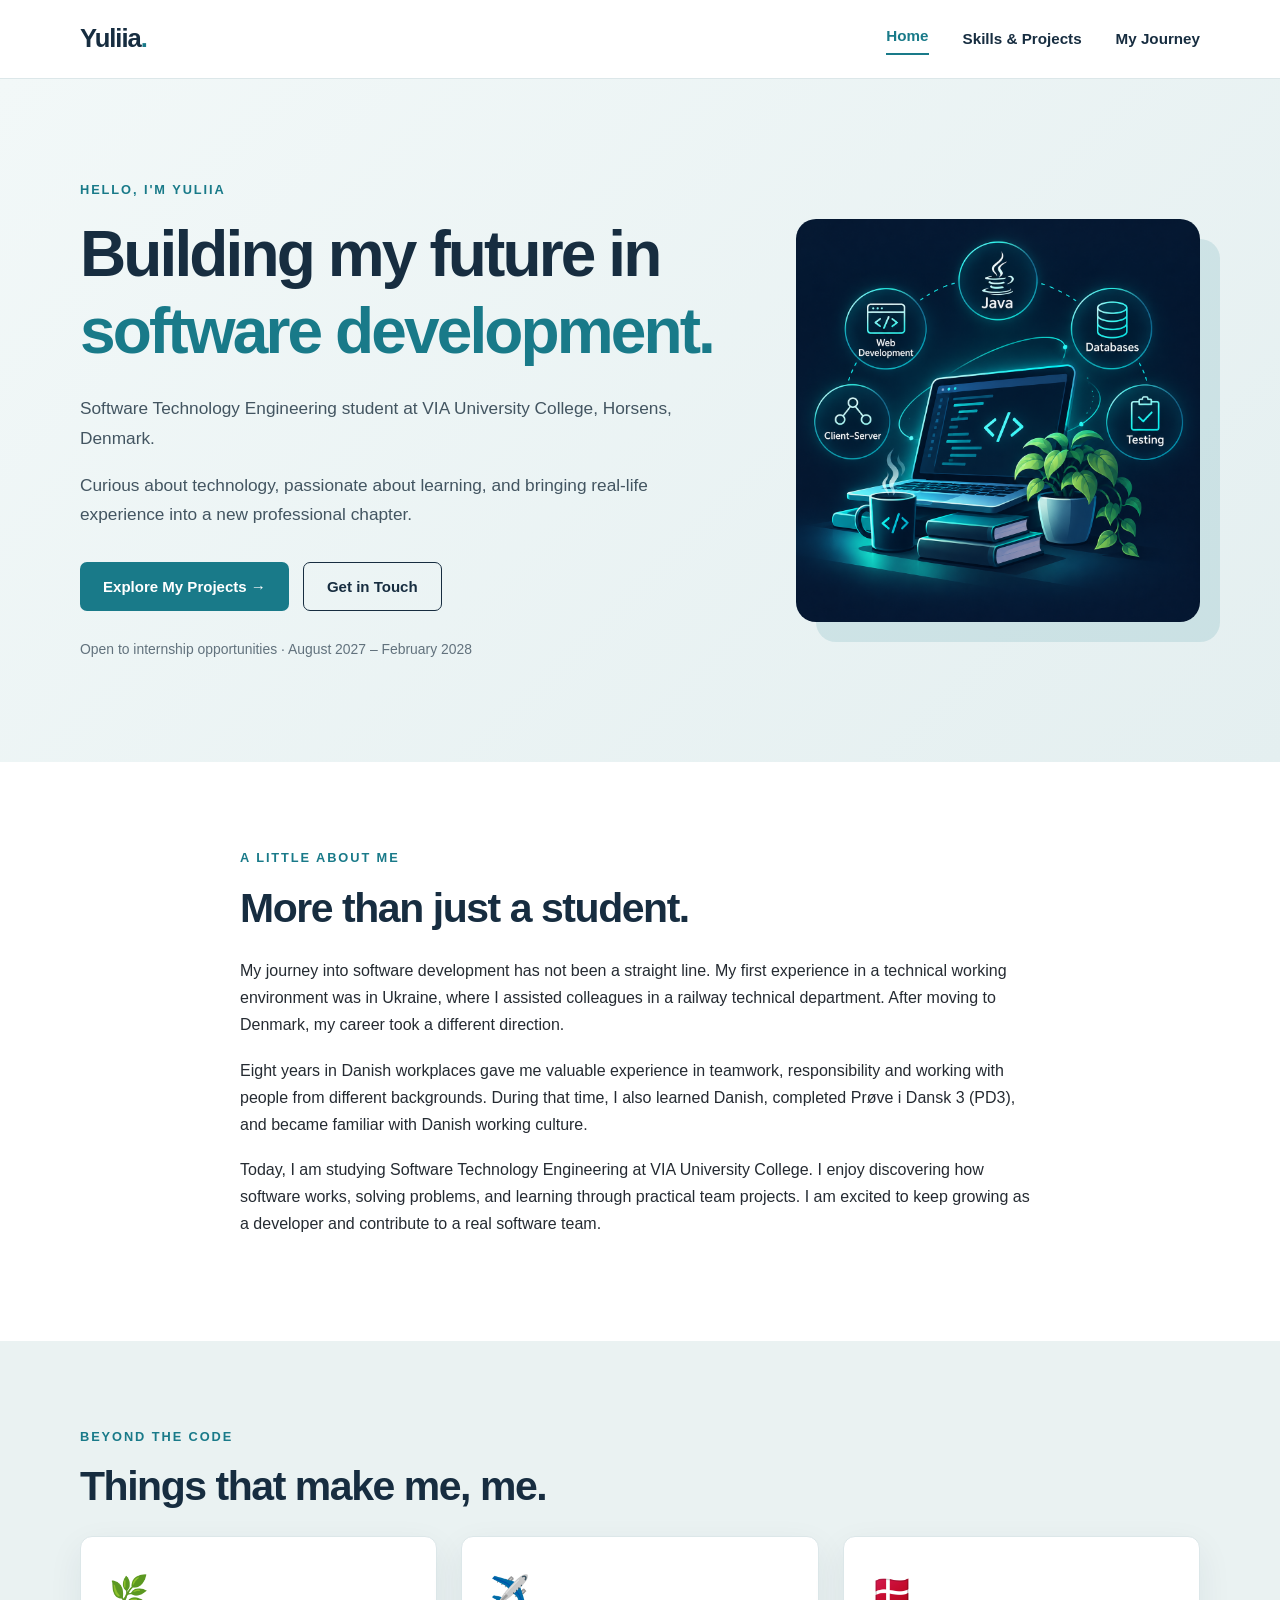
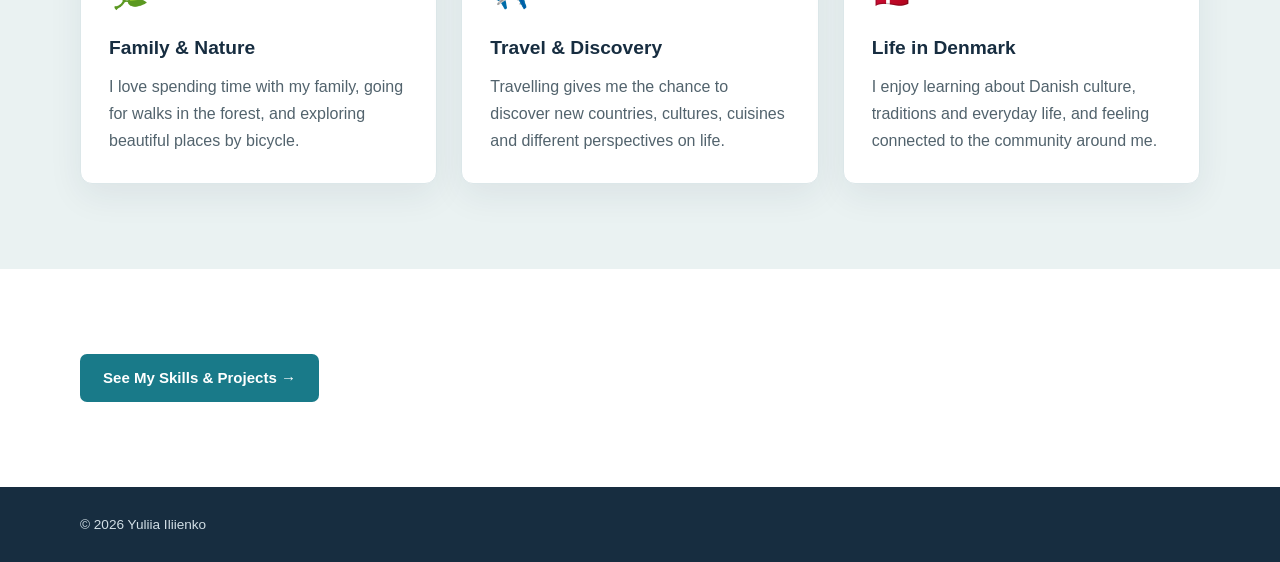
<file: index.html>
<!DOCTYPE html>
<html lang="en">

<head>
  <meta charset="UTF-8">
  <meta name="viewport" content="width=device-width, initial-scale=1.0">

  <meta
    name="description"
    content="Meet Yuliia Iliienko, a Software Technology Engineering student at VIA University College."
  >

  <title>Home | Yuliia Iliienko</title>

  <link rel="stylesheet" href="style.css">
  <script src="script.js" defer></script>
</head>

<body>

  <!-- HEADER -->
  <header class="site-header">
    <div class="container nav-wrapper">

      <a href="index.html" class="logo">
        Yuliia<span>.</span>
      </a>

      <button
        class="menu-toggle"
        aria-label="Open navigation"
        aria-expanded="false"
        aria-controls="main-nav"
      >
        <span></span>
        <span></span>
        <span></span>
      </button>

      <nav
        id="main-nav"
        class="nav-links"
        aria-label="Main navigation"
      >
        <a
          href="index.html"
          class="active"
          aria-current="page"
        >
          Home
        </a>

        <a href="projects.html">
          Skills & Projects
        </a>

        <a href="journey.html">
          My Journey
        </a>
      </nav>

    </div>
  </header>


  <main>

    <!-- HERO SECTION -->
    <section class="hero">

      <div class="container hero-grid">

        <!-- INTRODUCTION -->
        <div class="hero-content">

          <p class="eyebrow">
            HELLO, I'M YULIIA
          </p>

          <h1>
            Building my future in
            <span>software development.</span>
          </h1>

          <p class="hero-description">
            Software Technology Engineering student at
            VIA University College, Horsens, Denmark.
          </p>

          <p class="hero-description">
            Curious about technology, passionate about learning,
            and bringing real-life experience into a new
            professional chapter.
          </p>

          <div class="button-group">

            <a
              href="projects.html"
              class="btn btn-primary"
            >
              Explore My Projects →
            </a>

            <a
              href="journey.html#contact"
              class="btn btn-outline"
            >
              Get in Touch
            </a>

          </div>

          <p class="availability">
            Open to internship opportunities ·
            August 2027 – February 2028
          </p>

        </div>


        <!-- DEVELOPER ILLUSTRATION -->
        <div class="photo-frame">

          <img
            src="assets/Neon%20Code%20Development%20Orbit.png"
            alt="Illustration representing my interests in Java, web development, databases, client-server systems and software testing"
            class="profile-photo"
          >

        </div>

      </div>

    </section>


    <!-- ABOUT ME -->
    <section class="section" id="about">

      <div class="container narrow">

        <p class="eyebrow">
          A LITTLE ABOUT ME
        </p>

        <h2>
          More than just a student.
        </h2>

        <p>
          My journey into software development has not been a
          straight line. My first experience in a technical
          working environment was in Ukraine, where I assisted
          colleagues in a railway technical department.
          After moving to Denmark, my career took a
          different direction.
        </p>

        <p>
          Eight years in Danish workplaces gave me valuable
          experience in teamwork, responsibility and working
          with people from different backgrounds.
          During that time, I also learned Danish, completed
          Prøve i Dansk 3 (PD3), and became familiar with
          Danish working culture.
        </p>

        <p>
          Today, I am studying Software Technology Engineering
          at VIA University College. I enjoy discovering how
          software works, solving problems, and learning
          through practical team projects. I am excited to
          keep growing as a developer and contribute to
          a real software team.
        </p>

      </div>

    </section>


    <!-- BEYOND THE CODE -->
    <section class="section section-light">

      <div class="container">

        <p class="eyebrow">
          BEYOND THE CODE
        </p>

        <h2>
          Things that make me, me.
        </h2>

        <div class="cards-grid three-columns">

          <!-- FAMILY & NATURE -->
          <article class="info-card">

            <div class="card-icon">
              🌿
            </div>

            <h3>
              Family & Nature
            </h3>

            <p>
              I love spending time with my family,
              going for walks in the forest,
              and exploring beautiful places by bicycle.
            </p>

          </article>


          <!-- TRAVEL -->
          <article class="info-card">

            <div class="card-icon">
              ✈️
            </div>

            <h3>
              Travel & Discovery
            </h3>

            <p>
              Travelling gives me the chance to discover
              new countries, cultures, cuisines and
              different perspectives on life.
            </p>

          </article>


          <!-- DENMARK -->
          <article class="info-card">

            <div class="card-icon">
              🇩🇰
            </div>

            <h3>
              Life in Denmark
            </h3>

            <p>
              I enjoy learning about Danish culture,
              traditions and everyday life,
              and feeling connected to the
              community around me.
            </p>

          </article>

        </div>

      </div>

    </section>


    <!-- PROJECTS BUTTON -->
    <section class="section">

      <div class="container callout">

        <div>

          <a
            href="projects.html"
            class="btn btn-primary"
          >
            See My Skills & Projects →
          </a>

        </div>

      </div>

    </section>

  </main>


  <!-- FOOTER -->
  <footer class="site-footer">

    <div class="container footer-inner">

      <p>
        © <span class="current-year"></span>
        Yuliia Iliienko
      </p>

    </div>

  </footer>

</body>
</html>
</file>
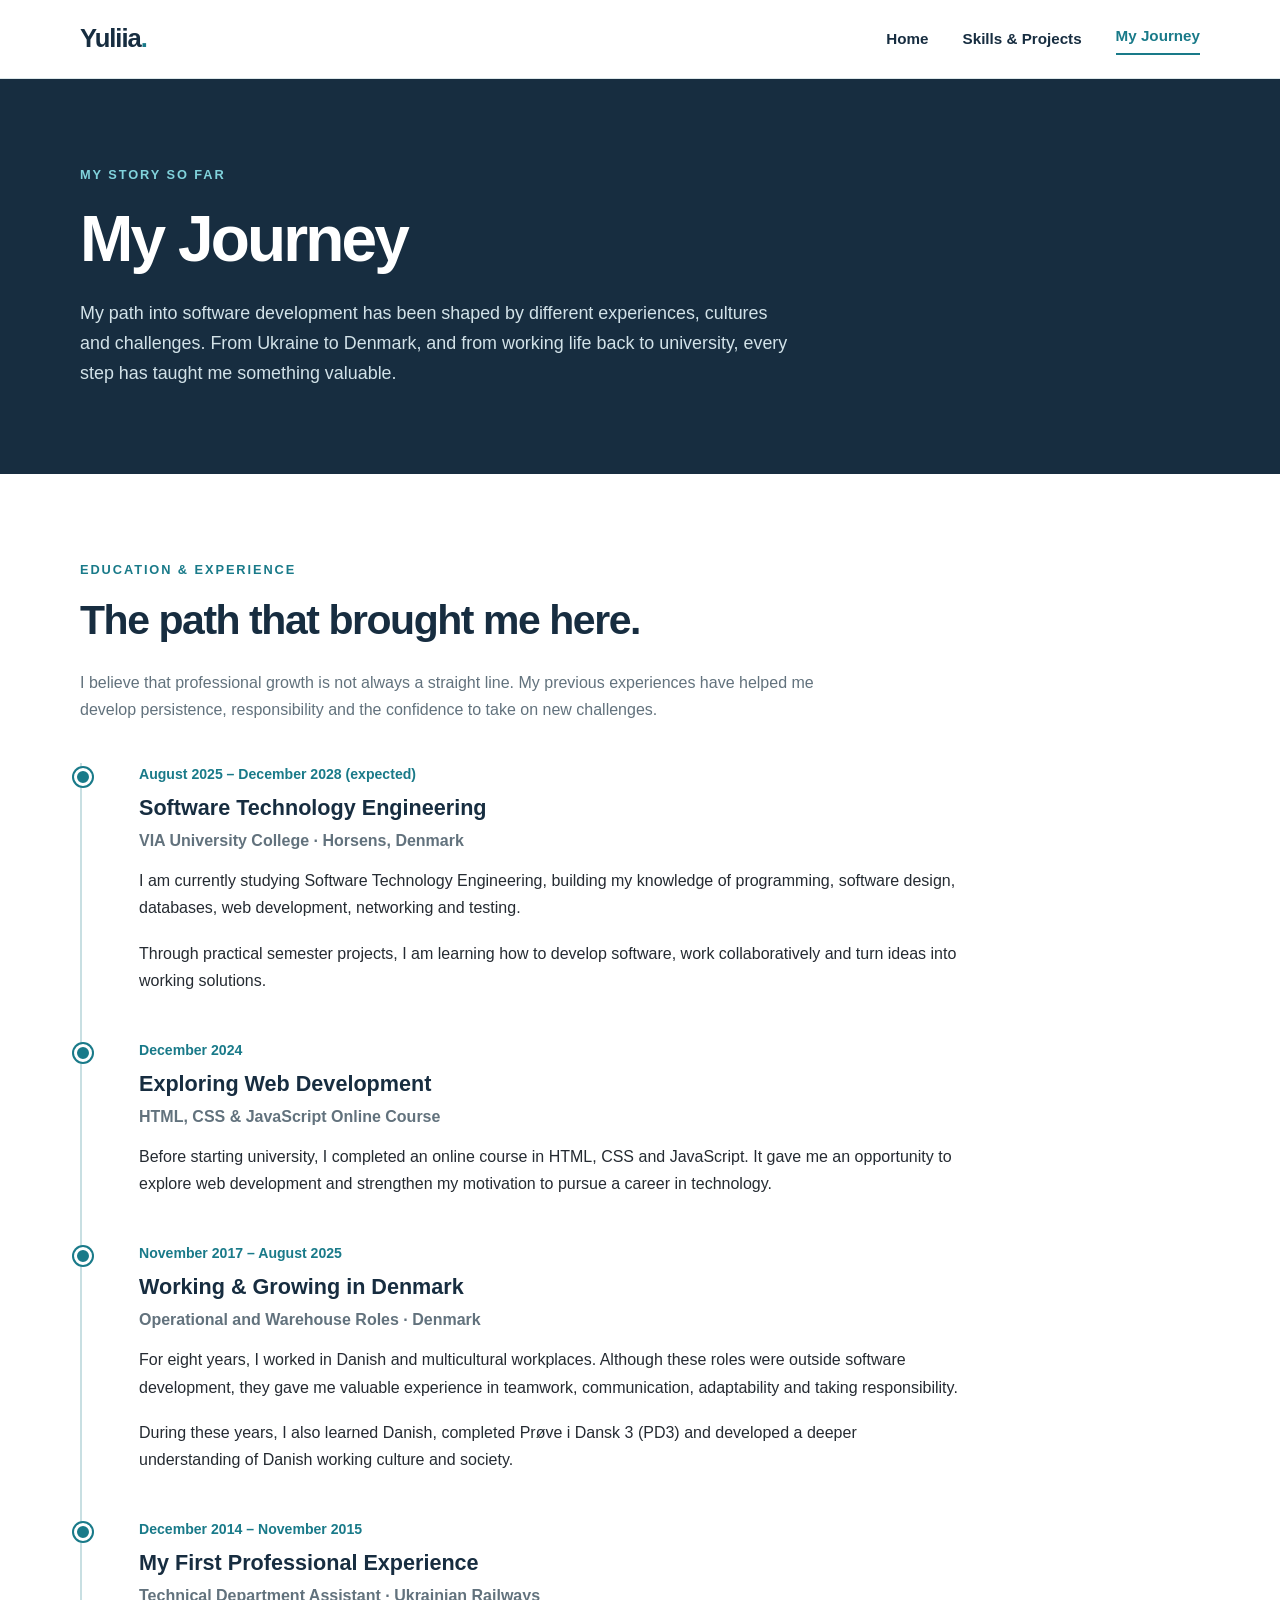
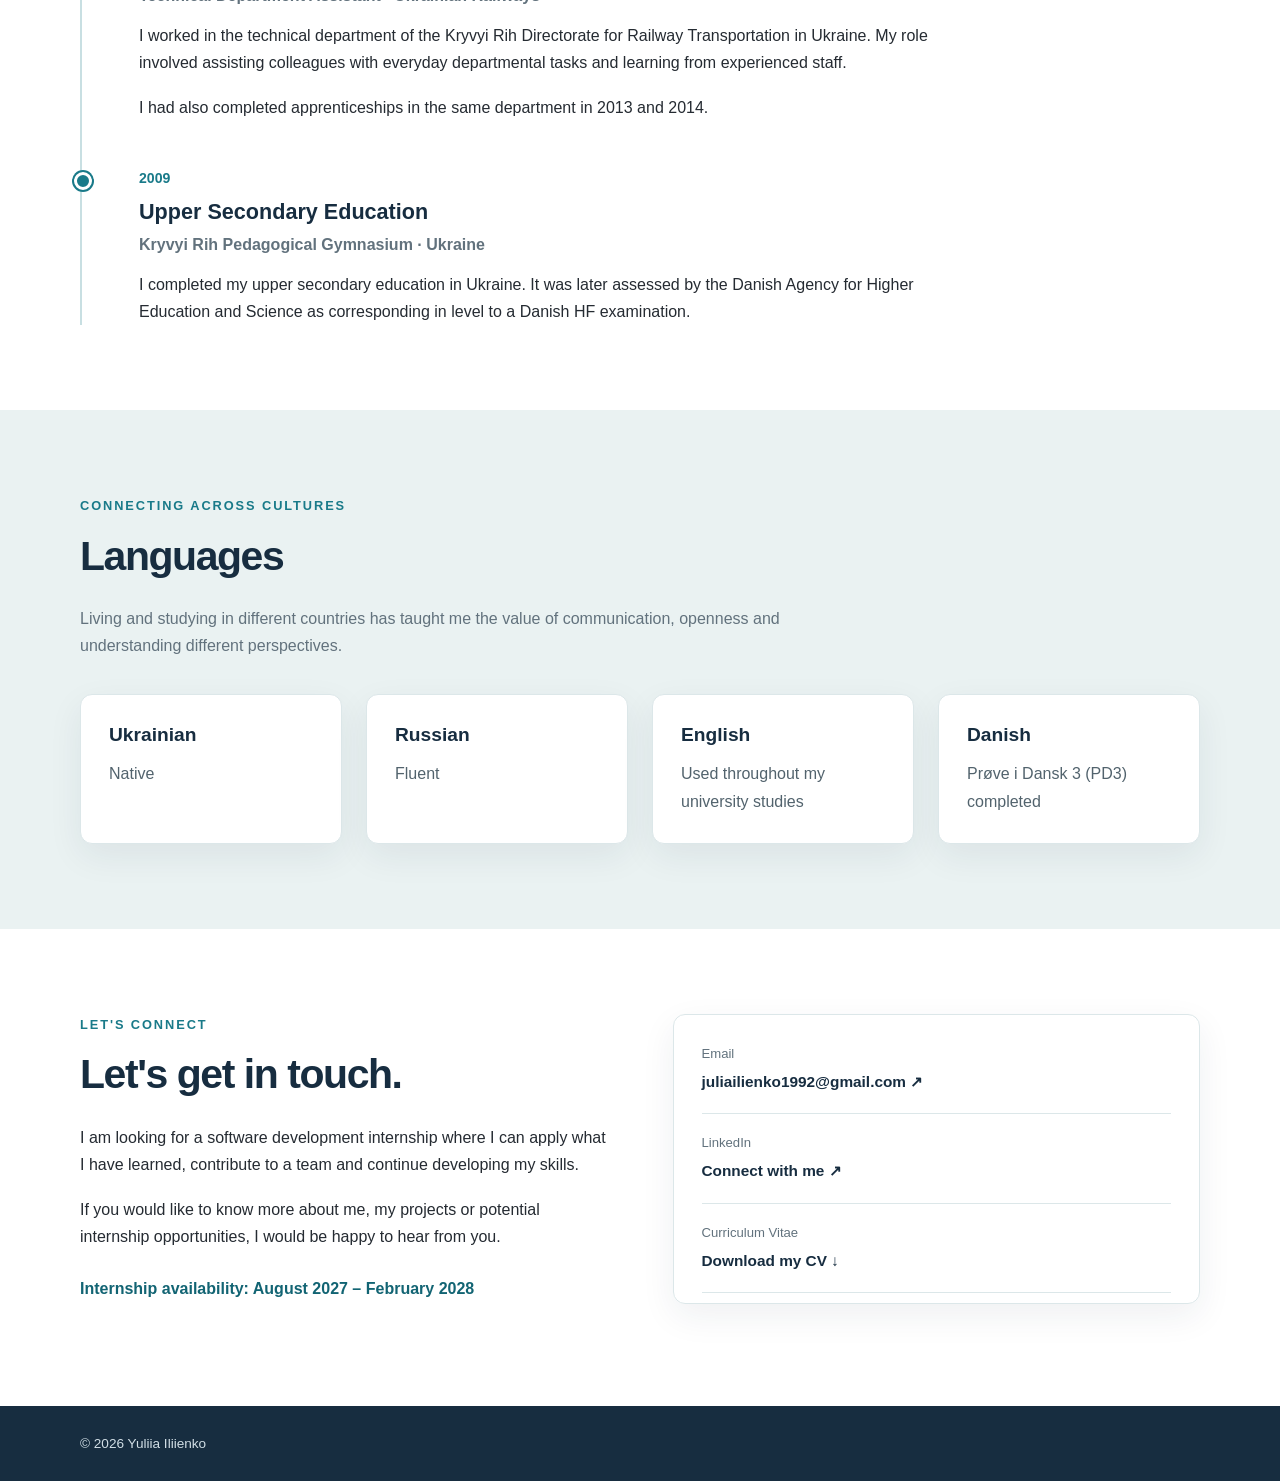
<file: journey.html>
<!DOCTYPE html>
<html lang="en">

<head>
    <meta charset="UTF-8">
    <meta name="viewport" content="width=device-width, initial-scale=1.0">

    <meta name="description"
          content="Discover Yuliia Iliienko's journey from Ukraine to Denmark and her path into software development.">

    <title>My Journey & Contact | Yuliia Iliienko</title>

    <link rel="stylesheet" href="style.css">
    <script src="script.js" defer></script>
</head>

<body>

    <!-- NAVIGATION -->
    <header class="site-header">
        <div class="container nav-wrapper">

            <a href="index.html" class="logo">Yuliia<span>.</span></a>

            <button class="menu-toggle"
                    aria-label="Open navigation"
                    aria-expanded="false"
                    aria-controls="main-nav">
                <span></span>
                <span></span>
                <span></span>
            </button>

            <nav id="main-nav" class="nav-links" aria-label="Main navigation">
                <a href="index.html">Home</a>
                <a href="projects.html">Skills & Projects</a>
                <a href="journey.html"
                   class="active"
                   aria-current="page">My Journey</a>
            </nav>

        </div>
    </header>


    <main>

        <!-- INTRODUCTION -->
        <section class="page-hero">
            <div class="container">

                <p class="eyebrow">MY STORY SO FAR</p>

                <h1>My Journey</h1>

                <p>
                    My path into software development has been shaped
                    by different experiences, cultures and challenges.
                    From Ukraine to Denmark, and from working life
                    back to university, every step has taught me
                    something valuable.
                </p>

            </div>
        </section>


        <!-- JOURNEY TIMELINE -->
        <section class="section" id="journey">
            <div class="container">

                <p class="eyebrow">EDUCATION & EXPERIENCE</p>

                <h2>The path that brought me here.</h2>

                <p class="section-intro">
                    I believe that professional growth is not always
                    a straight line. My previous experiences have
                    helped me develop persistence, responsibility
                    and the confidence to take on new challenges.
                </p>


                <div class="timeline">

                    <!-- VIA -->
                    <article class="timeline-item">

                        <p class="timeline-date">
                            August 2025 – December 2028 (expected)
                        </p>

                        <h3>Software Technology Engineering</h3>

                        <p class="timeline-place">
                            VIA University College · Horsens, Denmark
                        </p>

                        <p>
                            I am currently studying Software Technology
                            Engineering, building my knowledge of
                            programming, software design, databases,
                            web development, networking and testing.
                        </p>

                        <p>
                            Through practical semester projects,
                            I am learning how to develop software,
                            work collaboratively and turn ideas
                            into working solutions.
                        </p>

                    </article>


                    <!-- WEB DEVELOPMENT COURSE -->
                    <article class="timeline-item">

                        <p class="timeline-date">December 2024</p>

                        <h3>Exploring Web Development</h3>

                        <p class="timeline-place">
                            HTML, CSS & JavaScript Online Course
                        </p>

                        <p>
                            Before starting university, I completed
                            an online course in HTML, CSS and JavaScript.
                            It gave me an opportunity to explore
                            web development and strengthen my motivation
                            to pursue a career in technology.
                        </p>

                    </article>


                    <!-- DENMARK WORK EXPERIENCE -->
                    <article class="timeline-item">

                        <p class="timeline-date">
                            November 2017 – August 2025
                        </p>

                        <h3>Working & Growing in Denmark</h3>

                        <p class="timeline-place">
                            Operational and Warehouse Roles · Denmark
                        </p>

                        <p>
                            For eight years, I worked in Danish
                            and multicultural workplaces.
                            Although these roles were outside
                            software development, they gave me
                            valuable experience in teamwork,
                            communication, adaptability
                            and taking responsibility.
                        </p>

                        <p>
                            During these years, I also learned Danish,
                            completed Prøve i Dansk 3 (PD3)
                            and developed a deeper understanding
                            of Danish working culture and society.
                        </p>

                    </article>


                    <!-- UKRAINE -->
                    <article class="timeline-item">

                        <p class="timeline-date">
                            December 2014 – November 2015
                        </p>

                        <h3>My First Professional Experience</h3>

                        <p class="timeline-place">
                            Technical Department Assistant · Ukrainian Railways
                        </p>

                        <p>
                            I worked in the technical department
                            of the Kryvyi Rih Directorate for Railway
                            Transportation in Ukraine.
                            My role involved assisting colleagues
                            with everyday departmental tasks
                            and learning from experienced staff.
                        </p>

                        <p>
                            I had also completed apprenticeships
                            in the same department in 2013 and 2014.
                        </p>

                    </article>


                    <!-- SECONDARY EDUCATION -->
                    <article class="timeline-item">

                        <p class="timeline-date">2009</p>

                        <h3>Upper Secondary Education</h3>

                        <p class="timeline-place">
                            Kryvyi Rih Pedagogical Gymnasium · Ukraine
                        </p>

                        <p>
                            I completed my upper secondary education
                            in Ukraine. It was later assessed
                            by the Danish Agency for Higher Education
                            and Science as corresponding in level
                            to a Danish HF examination.
                        </p>

                    </article>

                </div>
            </div>
        </section>


        <!-- LANGUAGES -->
        <section class="section section-light" id="languages">
            <div class="container">

                <p class="eyebrow">CONNECTING ACROSS CULTURES</p>

                <h2>Languages</h2>

                <p class="section-intro">
                    Living and studying in different countries
                    has taught me the value of communication,
                    openness and understanding different perspectives.
                </p>


                <div class="cards-grid language-grid">

                    <article class="info-card">
                        <h3>Ukrainian</h3>
                        <p>Native</p>
                    </article>

                    <article class="info-card">
                        <h3>Russian</h3>
                        <p>Fluent</p>
                    </article>

                    <article class="info-card">
                        <h3>English</h3>
                        <p>
                            Used throughout my university studies
                        </p>
                    </article>

                    <article class="info-card">
                        <h3>Danish</h3>
                        <p>
                            Prøve i Dansk 3 (PD3) completed
                        </p>
                    </article>

                </div>
            </div>
        </section>


        <!-- CONTACT -->
        <section class="section contact-section" id="contact">
            <div class="container contact-layout">

                <div class="contact-intro">

                    <p class="eyebrow">LET'S CONNECT</p>

                    <h2>Let's get in touch.</h2>

                    <p>
                        I am looking for a software development
                        internship where I can apply what I have
                        learned, contribute to a team and continue
                        developing my skills.
                    </p>

                    <p>
                        If you would like to know more about me,
                        my projects or potential internship
                        opportunities, I would be happy
                        to hear from you.
                    </p>

                    <p class="contact-availability">
                        Internship availability:
                        August 2027 – February 2028
                    </p>

                </div>


                <div class="contact-card">

                    <!-- EMAIL -->
                    <a href="mailto:juliailienko1992@gmail.com">

                        <span>Email</span>

                        <strong>
                            juliailienko1992@gmail.com ↗
                        </strong>

                    </a>


                    <!-- LINKEDIN -->
                    <a href="https://www.linkedin.com/in/yuliia-iliienko-988891163/"
                       target="_blank"
                       rel="noopener noreferrer">

                        <span>LinkedIn</span>

                        <strong>Connect with me ↗</strong>

                    </a>


                    <!-- DOWNLOAD CV -->
                    <a href="assets/Yuliia_Iliienko_CV.pdf"
                       download="Yuliia_Iliienko_CV.pdf">

                        <span>Curriculum Vitae</span>

                        <strong>Download my CV ↓</strong>

                    </a>

                </div>

            </div>
        </section>

    </main>


    <!-- FOOTER -->
    <footer class="site-footer">
        <div class="container footer-inner">

            <p>
                © <span class="current-year"></span> Yuliia Iliienko
            </p>

        </div>
    </footer>

</body>
</html>
</file>
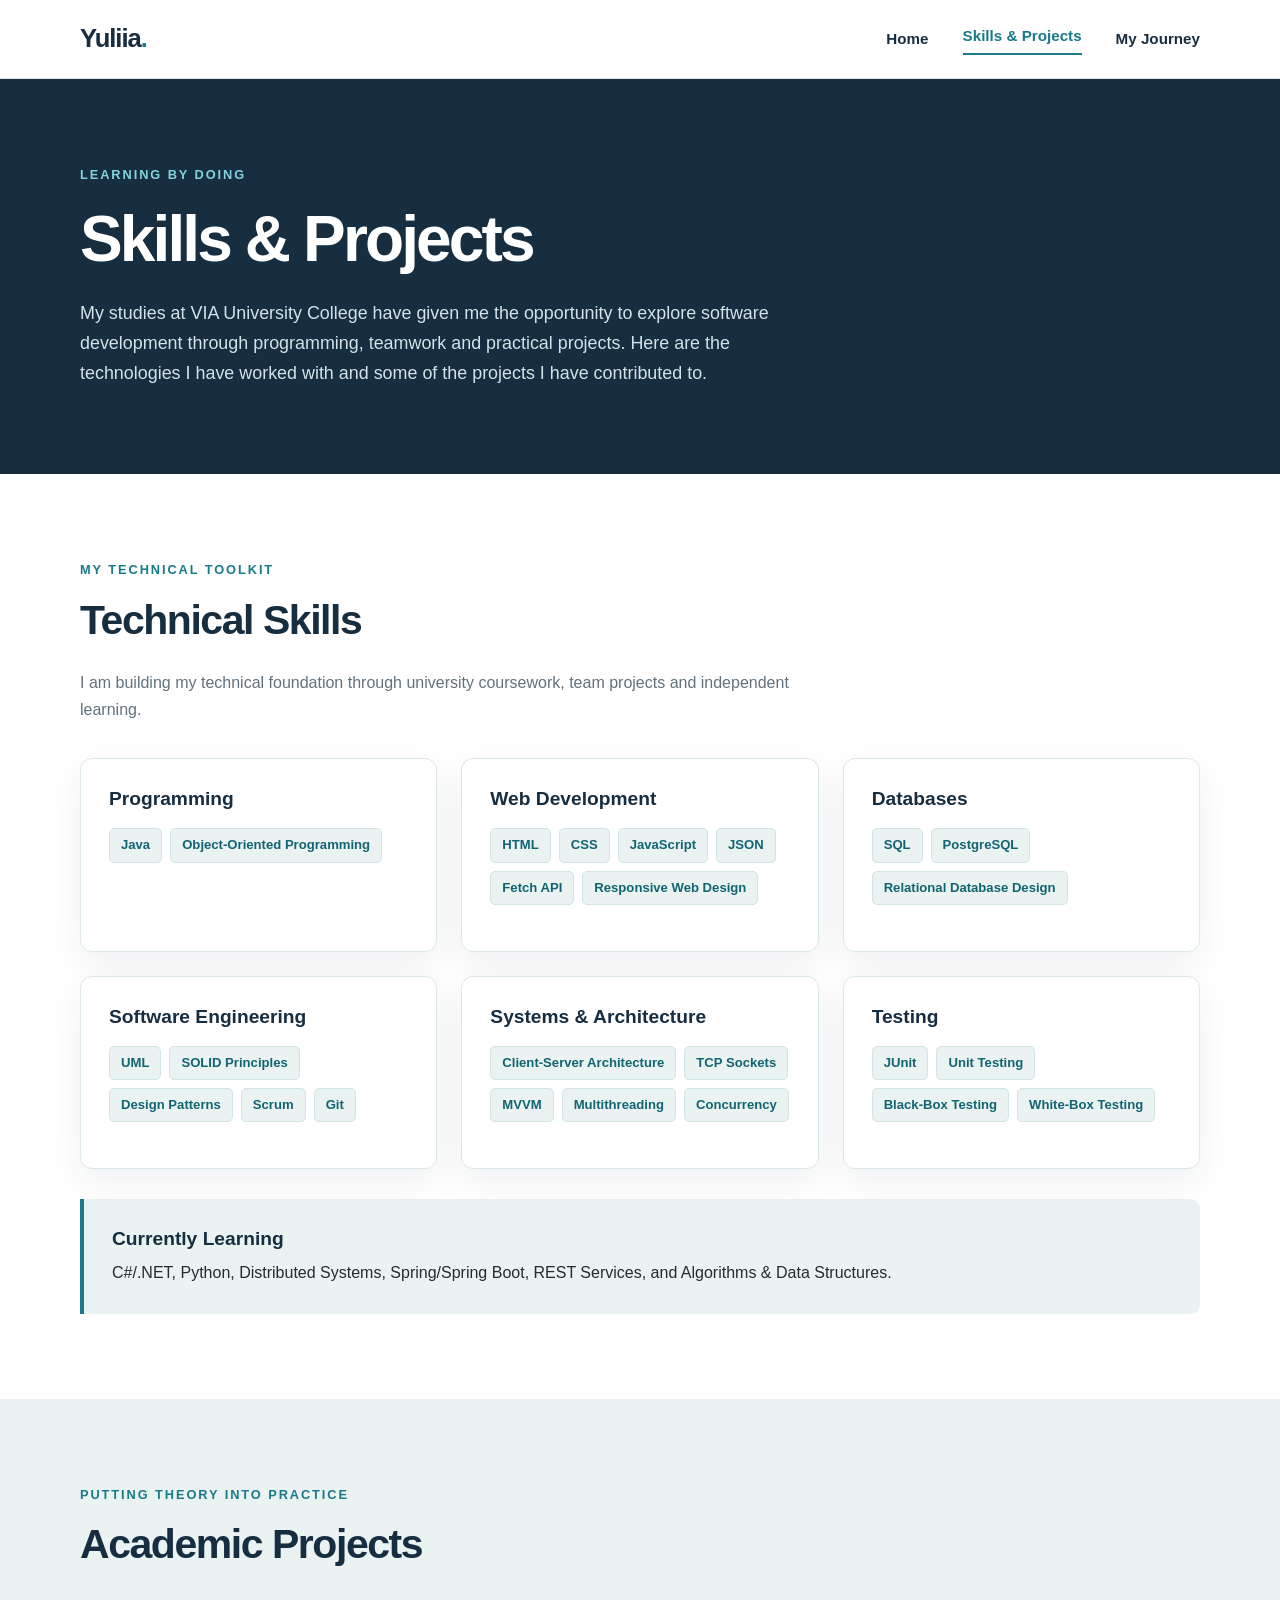
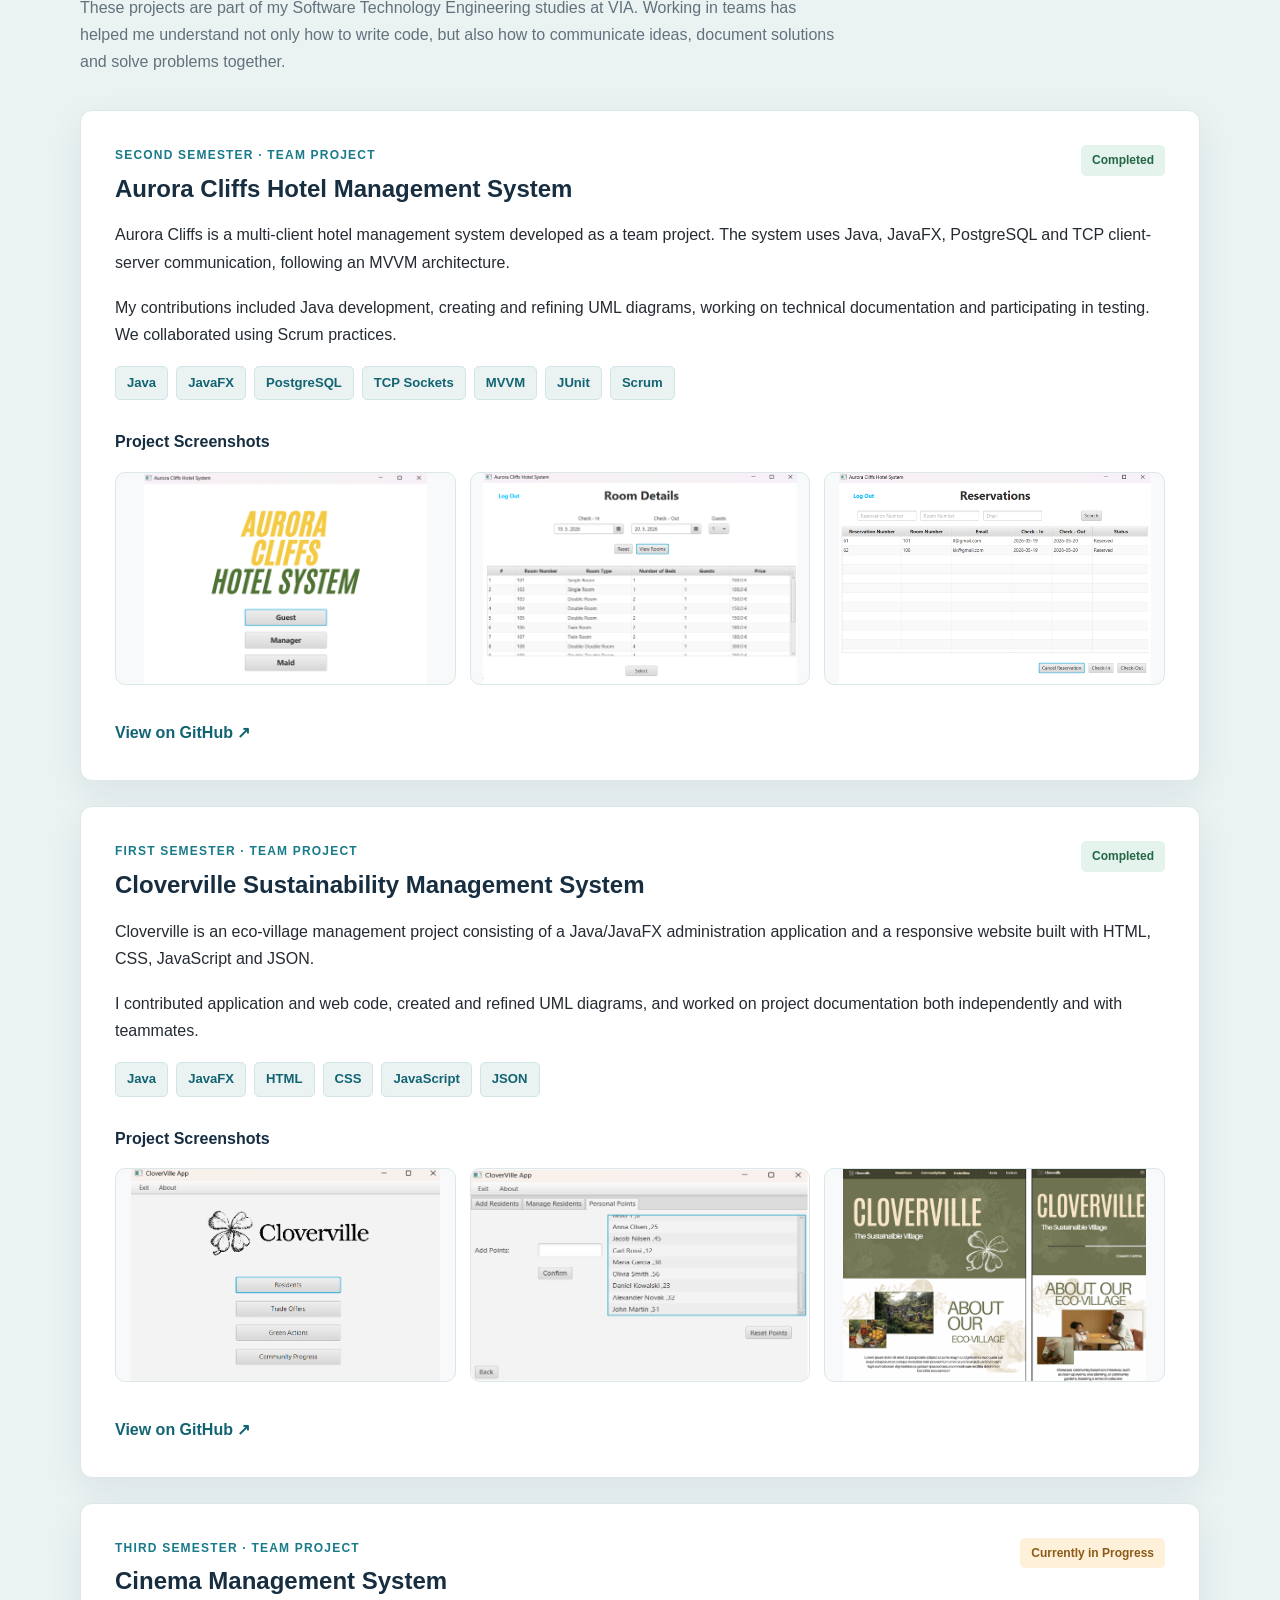
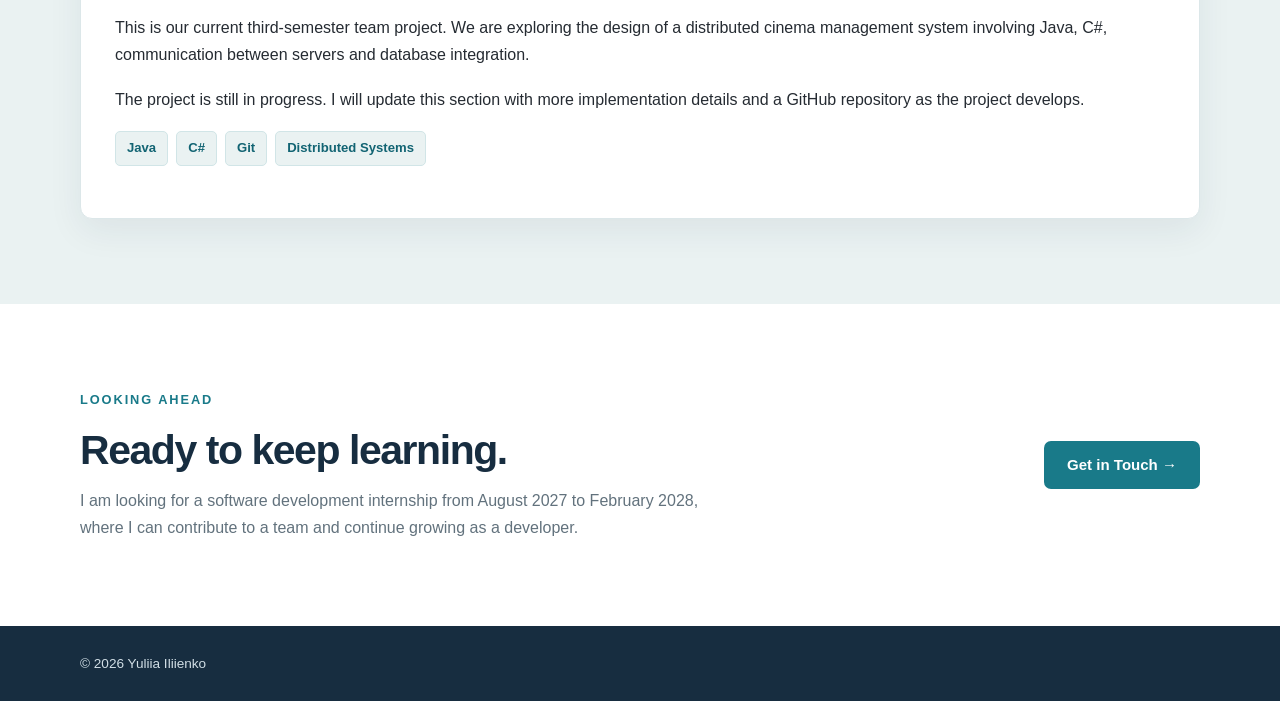
<file: projects.html>
<!DOCTYPE html>
<html lang="en">
<head>
    <meta charset="UTF-8">
    <meta name="viewport" content="width=device-width, initial-scale=1.0">
    <meta name="description" content="Technical skills and academic projects of Yuliia Iliienko, Software Technology Engineering student at VIA University College.">

    <title>Skills & Projects | Yuliia Iliienko</title>

    <link rel="stylesheet" href="style.css">
    <script src="script.js" defer></script>
</head>

<body>

    <!-- NAVIGATION -->
    <header class="site-header">
        <div class="container nav-wrapper">

            <a href="index.html" class="logo">Yuliia<span>.</span></a>

            <button class="menu-toggle"
                    aria-label="Open navigation"
                    aria-expanded="false"
                    aria-controls="main-nav">
                <span></span>
                <span></span>
                <span></span>
            </button>

            <nav id="main-nav" class="nav-links" aria-label="Main navigation">
                <a href="index.html">Home</a>
                <a href="projects.html" class="active" aria-current="page">
                    Skills & Projects
                </a>
                <a href="journey.html">My Journey</a>
            </nav>

        </div>
    </header>


    <main>

        <!-- PAGE INTRODUCTION -->
        <section class="page-hero">
            <div class="container">

                <p class="eyebrow">LEARNING BY DOING</p>

                <h1>Skills & Projects</h1>

                <p>
                    My studies at VIA University College have given me
                    the opportunity to explore software development
                    through programming, teamwork and practical projects.
                    Here are the technologies I have worked with
                    and some of the projects I have contributed to.
                </p>

            </div>
        </section>


        <!-- TECHNICAL SKILLS -->
        <section class="section" id="skills">
            <div class="container">

                <p class="eyebrow">MY TECHNICAL TOOLKIT</p>

                <h2>Technical Skills</h2>

                <p class="section-intro">
                    I am building my technical foundation through
                    university coursework, team projects and
                    independent learning.
                </p>

                <div class="cards-grid skills-grid">

                    <article class="info-card">
                        <h3>Programming</h3>

                        <div class="tags">
                            <span>Java</span>
                            <span>Object-Oriented Programming</span>
                        </div>
                    </article>


                    <article class="info-card">
                        <h3>Web Development</h3>

                        <div class="tags">
                            <span>HTML</span>
                            <span>CSS</span>
                            <span>JavaScript</span>
                            <span>JSON</span>
                            <span>Fetch API</span>
                            <span>Responsive Web Design</span>
                        </div>
                    </article>


                    <article class="info-card">
                        <h3>Databases</h3>

                        <div class="tags">
                            <span>SQL</span>
                            <span>PostgreSQL</span>
                            <span>Relational Database Design</span>
                        </div>
                    </article>


                    <article class="info-card">
                        <h3>Software Engineering</h3>

                        <div class="tags">
                            <span>UML</span>
                            <span>SOLID Principles</span>
                            <span>Design Patterns</span>
                            <span>Scrum</span>
                            <span>Git</span>
                        </div>
                    </article>


                    <article class="info-card">
                        <h3>Systems & Architecture</h3>

                        <div class="tags">
                            <span>Client-Server Architecture</span>
                            <span>TCP Sockets</span>
                            <span>MVVM</span>
                            <span>Multithreading</span>
                            <span>Concurrency</span>
                        </div>
                    </article>


                    <article class="info-card">
                        <h3>Testing</h3>

                        <div class="tags">
                            <span>JUnit</span>
                            <span>Unit Testing</span>
                            <span>Black-Box Testing</span>
                            <span>White-Box Testing</span>
                        </div>
                    </article>

                </div>


                <!-- CURRENTLY LEARNING -->
                <div class="learning-box">

                    <h3>Currently Learning</h3>

                    <p>
                        C#/.NET, Python, Distributed Systems,
                        Spring/Spring Boot, REST Services,
                        and Algorithms & Data Structures.
                    </p>

                </div>

            </div>
        </section>


        <!-- ACADEMIC PROJECTS -->
        <section class="section section-light" id="projects">
            <div class="container">

                <p class="eyebrow">PUTTING THEORY INTO PRACTICE</p>

                <h2>Academic Projects</h2>

                <p class="section-intro">
                    These projects are part of my Software Technology
                    Engineering studies at VIA. Working in teams has
                    helped me understand not only how to write code,
                    but also how to communicate ideas, document
                    solutions and solve problems together.
                </p>


                <div class="project-list">

                    <!-- AURORA CLIFFS -->
                    <article class="project-card">

                        <div class="project-top">
                            <div>
                                <p class="project-semester">
                                    SECOND SEMESTER · TEAM PROJECT
                                </p>

                                <h3>
                                    Aurora Cliffs Hotel Management System
                                </h3>
                            </div>

                            <span class="status status-completed">
                                Completed
                            </span>
                        </div>

                        <p>
                            Aurora Cliffs is a multi-client hotel management
                            system developed as a team project. The system
                            uses Java, JavaFX, PostgreSQL and TCP
                            client-server communication, following
                            an MVVM architecture.
                        </p>

                        <p>
                            My contributions included Java development,
                            creating and refining UML diagrams,
                            working on technical documentation
                            and participating in testing.
                            We collaborated using Scrum practices.
                        </p>

                        <div class="tags">
                            <span>Java</span>
                            <span>JavaFX</span>
                            <span>PostgreSQL</span>
                            <span>TCP Sockets</span>
                            <span>MVVM</span>
                            <span>JUnit</span>
                            <span>Scrum</span>
                        </div>


                        
<!-- AURORA CLIFFS PROJECT GALLERY -->
<div class="project-gallery">

    <h4>Project Screenshots</h4>

    <div class="gallery-grid">

        <a href="assets/Aurora_1.png" target="_blank" rel="noopener noreferrer">
            <img src="assets/Aurora_1.png"
                 alt="Aurora Cliffs Hotel Management System - screenshot 1"
                 loading="lazy">
        </a>

        <a href="assets/Aurora_2.png" target="_blank" rel="noopener noreferrer">
            <img src="assets/Aurora_2.png"
                 alt="Aurora Cliffs Hotel Management System - screenshot 2"
                 loading="lazy">
        </a>

        <a href="assets/Aurora_3.png" target="_blank" rel="noopener noreferrer">
            <img src="assets/Aurora_3.png"
                 alt="Aurora Cliffs Hotel Management System - screenshot 3"
                 loading="lazy">
        </a>

    </div>

</div>


                        <a class="text-link"
                           href="https://github.com/Yuliia1605/SEP2.Aurora-Cliffs-Hotel-System"
                           target="_blank"
                           rel="noopener noreferrer">
                            View on GitHub ↗
                        </a>

                    </article>


                    <!-- CLOVERVILLE -->
                    <article class="project-card">

                        <div class="project-top">
                            <div>
                                <p class="project-semester">
                                    FIRST SEMESTER · TEAM PROJECT
                                </p>

                                <h3>
                                    Cloverville Sustainability Management System
                                </h3>
                            </div>

                            <span class="status status-completed">
                                Completed
                            </span>
                        </div>

                        <p>
                            Cloverville is an eco-village management
                            project consisting of a Java/JavaFX
                            administration application and a
                            responsive website built with HTML,
                            CSS, JavaScript and JSON.
                        </p>

                        <p>
                            I contributed application and web code,
                            created and refined UML diagrams,
                            and worked on project documentation
                            both independently and with teammates.
                        </p>

                        <div class="tags">
                            <span>Java</span>
                            <span>JavaFX</span>
                            <span>HTML</span>
                            <span>CSS</span>
                            <span>JavaScript</span>
                            <span>JSON</span>
                        </div>


                        
<!-- CLOVERVILLE PROJECT GALLERY -->
<div class="project-gallery">

    <h4>Project Screenshots</h4>

    <div class="gallery-grid">

        <a href="assets/Cloverville_1.png" target="_blank" rel="noopener noreferrer">
            <img src="assets/Cloverville_1.png"
                 alt="Cloverville Sustainability Management System - screenshot 1"
                 loading="lazy">
        </a>

        <a href="assets/Cloverville_2.png" target="_blank" rel="noopener noreferrer">
            <img src="assets/Cloverville_2.png"
                 alt="Cloverville Sustainability Management System - screenshot 2"
                 loading="lazy">
        </a>

        <a href="assets/Cloverville_3.png" target="_blank" rel="noopener noreferrer">
            <img src="assets/Cloverville_3.png"
                 alt="Cloverville Sustainability Management System - screenshot 3"
                 loading="lazy">
        </a>

    </div>

</div>


                        <a class="text-link"
                           href="https://github.com/Yuliia1605/SEP1.Cloverville"
                           target="_blank"
                           rel="noopener noreferrer">
                            View on GitHub ↗
                        </a>

                    </article>


                    <!-- CINEMA -->
                    <article class="project-card">

                        <div class="project-top">
                            <div>
                                <p class="project-semester">
                                    THIRD SEMESTER · TEAM PROJECT
                                </p>

                                <h3>
                                    Cinema Management System
                                </h3>
                            </div>

                            <span class="status status-progress">
                                Currently in Progress
                            </span>
                        </div>

                        <p>
                            This is our current third-semester team project.
                            We are exploring the design of a distributed
                            cinema management system involving Java,
                            C#, communication between servers
                            and database integration.
                        </p>

                        <p>
                            The project is still in progress.
                            I will update this section with more
                            implementation details and a GitHub
                            repository as the project develops.
                        </p>

                        <div class="tags">
                            <span>Java</span>
                            <span>C#</span>
                            <span>Git</span>
                            <span>Distributed Systems</span>
                        </div>

                    </article>

                </div>

            </div>
        </section>


        <!-- CONTACT CALL TO ACTION -->
        <section class="section">
            <div class="container callout">

                <div>
                    <p class="eyebrow">LOOKING AHEAD</p>

                    <h2>Ready to keep learning.</h2>

                    <p>
                        I am looking for a software development internship
                        from August 2027 to February 2028,
                        where I can contribute to a team
                        and continue growing as a developer.
                    </p>
                </div>

                <a href="journey.html#contact" class="btn btn-primary">
                    Get in Touch →
                </a>

            </div>
        </section>

    </main>


    <!-- FOOTER -->
    <footer class="site-footer">
        <div class="container footer-inner">

            <p>
                © <span class="current-year"></span> Yuliia Iliienko
            </p>


        </div>
    </footer>

</body>
</html>
</file>
<file: style.css>
/* =========================================
   YULIIA ILIIENKO — PERSONAL PORTFOLIO
   MAIN STYLESHEET
========================================= */

/* ===== COLORS & GENERAL SETTINGS ===== */

:root {
    --navy: #172D40;
    --teal: #197A89;
    --teal-dark: #126473;
    --text: #252B32;
    --muted: #62727D;
    --light: #EAF2F2;
    --white: #FFFFFF;
    --border: #DCE7E9;
    --shadow: 0 12px 35px rgba(23, 45, 64, 0.07);
}

* {
    box-sizing: border-box;
}

html {
    scroll-behavior: smooth;
    scroll-padding-top: 90px;
}

body {
    margin: 0;
    font-family: "Segoe UI", Arial, sans-serif;
    color: var(--text);
    background-color: var(--white);
    line-height: 1.7;
}

img {
    display: block;
    max-width: 100%;
}

a {
    color: inherit;
    text-decoration: none;
}

button {
    font: inherit;
}

.container {
    width: min(1120px, 90%);
    margin-left: auto;
    margin-right: auto;
}

.narrow {
    max-width: 800px;
}

h1,
h2,
h3,
p {
    margin-top: 0;
}

h1,
h2,
h3 {
    color: var(--navy);
    line-height: 1.2;
}

h1 {
    font-size: clamp(2.5rem, 5vw, 4.5rem);
    letter-spacing: -0.045em;
}

h2 {
    font-size: clamp(1.9rem, 3.2vw, 2.7rem);
    letter-spacing: -0.035em;
    margin-bottom: 24px;
}

h3 {
    font-size: 1.2rem;
    margin-bottom: 14px;
}

p {
    margin-bottom: 18px;
}

.eyebrow {
    color: var(--teal);
    font-size: 0.8rem;
    font-weight: 800;
    letter-spacing: 0.15em;
    text-transform: uppercase;
    margin-bottom: 15px;
}

.section {
    padding: 85px 0;
}

.section-light {
    background-color: var(--light);
}

.section-intro {
    max-width: 760px;
    color: var(--muted);
    margin-bottom: 35px;
}


/* =========================================
   HEADER & NAVIGATION
========================================= */

.site-header {
    background: var(--white);
    border-bottom: 1px solid var(--border);
    position: sticky;
    top: 0;
    z-index: 100;
}

.nav-wrapper {
    min-height: 78px;
    display: flex;
    align-items: center;
    justify-content: space-between;
    gap: 24px;
}

.logo {
    font-size: 1.6rem;
    font-weight: 800;
    color: var(--navy);
    letter-spacing: -0.04em;
}

.logo span {
    color: var(--teal);
}

.nav-links {
    display: flex;
    align-items: center;
    gap: 34px;
}

.nav-links a {
    color: var(--navy);
    font-size: 0.95rem;
    font-weight: 600;
    transition: color 0.2s ease;
}

.nav-links a:hover,
.nav-links a.active {
    color: var(--teal);
}

.nav-links a.active {
    border-bottom: 2px solid var(--teal);
    padding-bottom: 4px;
}


/* ===== MOBILE MENU BUTTON ===== */

.menu-toggle {
    display: none;
    background: transparent;
    border: none;
    padding: 10px;
    cursor: pointer;
}

.menu-toggle span {
    display: block;
    width: 25px;
    height: 3px;
    margin: 5px 0;
    background: var(--navy);
    border-radius: 2px;
}


/* =========================================
   HOME — HERO SECTION
========================================= */

.hero {
    background: linear-gradient(
        135deg,
        #F2F8F8 0%,
        #E4EFF0 100%
    );
    padding: 100px 0;
}

.hero-grid {
    display: grid;
    grid-template-columns: 1.35fr 0.85fr;
    gap: 75px;
    align-items: center;
}

.hero h1 {
    max-width: 750px;
    margin-bottom: 25px;
}

.hero h1 span {
    color: var(--teal);
}

.hero-description {
    max-width: 620px;
    font-size: 1.08rem;
    color: #435561;
}

.button-group {
    display: flex;
    flex-wrap: wrap;
    gap: 14px;
    margin-top: 32px;
}

.btn {
    display: inline-flex;
    align-items: center;
    justify-content: center;
    min-height: 48px;
    padding: 11px 23px;
    border-radius: 7px;
    font-weight: 700;
    font-size: 0.94rem;
    transition:
        transform 0.2s ease,
        background-color 0.2s ease;
}

.btn:hover {
    transform: translateY(-2px);
}

.btn-primary {
    color: var(--white);
    background-color: var(--teal);
}

.btn-primary:hover {
    background-color: var(--teal-dark);
}

.btn-outline {
    border: 1.5px solid var(--navy);
    color: var(--navy);
}

.btn-outline:hover {
    background-color: var(--white);
}

.availability {
    margin-top: 27px;
    margin-bottom: 0;
    font-size: 0.87rem;
    color: var(--muted);
}


/* =========================================
   HOME — DEVELOPER ILLUSTRATION

   Updated:
   - No portrait aspect ratio
   - No image cropping
   - Correct proportions
========================================= */

.photo-frame {
    position: relative;
    width: 100%;
    max-width: 440px;
    height: auto;
    aspect-ratio: auto;
    margin-left: auto;
    margin-right: auto;
    background: transparent;
    border-radius: 20px;
    overflow: visible;
    box-shadow: 20px 20px 0 rgba(25, 122, 137, 0.13);
}

.profile-photo {
    display: block;
    width: 100%;
    height: auto;
    aspect-ratio: auto;
    object-fit: contain;
    border-radius: 20px;
}

/* Kept for compatibility with other pages */

.photo-placeholder {
    display: none;
    position: absolute;
    inset: 0;
    flex-direction: column;
    align-items: center;
    justify-content: center;
    gap: 8px;
    text-align: center;
    padding: 15px;
    color: var(--navy);
}

.photo-placeholder span {
    font-size: 1.25rem;
    font-weight: 800;
}

.photo-placeholder small {
    color: var(--muted);
}


/* =========================================
   CARDS — HOBBIES, SKILLS & LANGUAGES
========================================= */

.cards-grid {
    display: grid;
    gap: 24px;
}

.three-columns {
    grid-template-columns: repeat(3, minmax(0, 1fr));
}

.skills-grid {
    grid-template-columns: repeat(3, minmax(0, 1fr));
}

.language-grid {
    grid-template-columns: repeat(4, minmax(0, 1fr));
}

.info-card {
    background: var(--white);
    border: 1px solid var(--border);
    border-radius: 12px;
    padding: 28px;
    box-shadow: var(--shadow);
    min-width: 0;
}

.info-card p {
    color: #52636D;
    margin-bottom: 0;
}

.card-icon {
    font-size: 2rem;
    margin-bottom: 17px;
}


/* =========================================
   TECHNOLOGY TAGS
========================================= */

.tags {
    display: flex;
    flex-wrap: wrap;
    gap: 8px;
    margin: 18px 0;
}

.tags span {
    display: inline-block;
    background: var(--light);
    color: var(--teal-dark);
    border: 1px solid #D1E5E7;
    padding: 5px 11px;
    border-radius: 5px;
    font-size: 0.82rem;
    font-weight: 600;
}

.learning-box {
    margin-top: 30px;
    padding: 28px;
    border-left: 4px solid var(--teal);
    background: var(--light);
    border-radius: 0 9px 9px 0;
}

.learning-box h3 {
    margin-bottom: 8px;
}

.learning-box p {
    margin-bottom: 0;
}


/* =========================================
   PROJECTS & JOURNEY — PAGE HEADER
========================================= */

.page-hero {
    padding: 85px 0;
    background: var(--navy);
}

.page-hero h1 {
    color: var(--white);
    margin-bottom: 20px;
}

.page-hero .eyebrow {
    color: #81D3DC;
}

.page-hero p:not(.eyebrow) {
    color: #D2E2E8;
    max-width: 720px;
    font-size: 1.12rem;
    margin-bottom: 0;
}


/* =========================================
   PROJECT CARDS
========================================= */

.project-list {
    display: grid;
    gap: 25px;
}

.project-card {
    background: var(--white);
    padding: 34px;
    border: 1px solid var(--border);
    border-radius: 12px;
    box-shadow: var(--shadow);
}

.project-top {
    display: flex;
    justify-content: space-between;
    align-items: flex-start;
    gap: 20px;
    margin-bottom: 18px;
}

.project-top h3 {
    font-size: 1.5rem;
    margin-bottom: 0;
}

.project-semester {
    color: var(--teal);
    font-size: 0.75rem;
    font-weight: 800;
    letter-spacing: 0.1em;
    margin-bottom: 9px;
}

.status {
    display: inline-block;
    flex-shrink: 0;
    padding: 5px 11px;
    border-radius: 5px;
    font-size: 0.75rem;
    font-weight: 700;
}

.status-completed {
    color: #256548;
    background: #E4F3EB;
}

.status-progress {
    color: #8B5A18;
    background: #FFF1D9;
}

.text-link {
    display: inline-block;
    color: var(--teal-dark);
    font-weight: 800;
    margin-top: 6px;
}

.text-link:hover {
    text-decoration: underline;
}


/* =========================================
   JOURNEY — TIMELINE
========================================= */

.timeline {
    max-width: 880px;
    margin-top: 40px;
    padding-left: 35px;
    border-left: 2px solid #C8DFE2;
}

.timeline-item {
    position: relative;
    padding: 0 0 45px 22px;
}

.timeline-item:last-child {
    padding-bottom: 0;
}

.timeline-item::before {
    content: "";
    position: absolute;
    left: -43px;
    top: 5px;
    width: 12px;
    height: 12px;
    border: 3px solid var(--white);
    border-radius: 50%;
    background: var(--teal);
    box-shadow: 0 0 0 2px var(--teal);
}

.timeline-date {
    color: var(--teal);
    font-size: 0.88rem;
    font-weight: 800;
    margin-bottom: 8px;
}

.timeline-item h3 {
    font-size: 1.35rem;
    margin-bottom: 6px;
}

.timeline-place {
    font-weight: 700;
    color: var(--muted);
    margin-bottom: 13px;
}

.timeline-item p:last-child {
    margin-bottom: 0;
}


/* =========================================
   CONTACT SECTION
========================================= */

.contact-layout {
    display: grid;
    grid-template-columns: 1fr 1fr;
    gap: 65px;
    align-items: start;
}

.contact-availability {
    font-weight: 700;
    color: var(--teal-dark);
    margin-top: 25px;
}

.contact-card {
    border: 1px solid var(--border);
    border-radius: 12px;
    padding: 10px 28px;
    box-shadow: var(--shadow);
}

.contact-card a,
.contact-location {
    display: flex;
    flex-direction: column;
    gap: 4px;
    padding: 18px 0;
    border-bottom: 1px solid var(--border);
}

.contact-location {
    border-bottom: 0;
}

.contact-card span {
    color: var(--muted);
    font-size: 0.82rem;
}

.contact-card strong {
    color: var(--navy);
    font-size: 0.96rem;
    overflow-wrap: anywhere;
}

.contact-card a:hover strong {
    color: var(--teal);
}


/* =========================================
   CALL TO ACTION
========================================= */

.callout {
    display: flex;
    align-items: center;
    justify-content: space-between;
    gap: 35px;
}

.callout > div {
    max-width: 660px;
}

.callout h2 {
    margin-bottom: 12px;
}

.callout p:last-child {
    margin-bottom: 0;
    color: var(--muted);
}

.callout .btn {
    flex-shrink: 0;
}


/* =========================================
   FOOTER
========================================= */

.site-footer {
    background: var(--navy);
    color: #D1DEE5;
    padding: 26px 0;
}

.footer-inner {
    display: flex;
    justify-content: space-between;
    gap: 20px;
}

.footer-inner p {
    margin-bottom: 0;
    font-size: 0.85rem;
}


/* =========================================
   RESPONSIVE — TABLETS
========================================= */

@media (max-width: 950px) {

    .hero-grid {
        gap: 35px;
    }

    .skills-grid {
        grid-template-columns: repeat(2, minmax(0, 1fr));
    }

    .language-grid {
        grid-template-columns: repeat(2, minmax(0, 1fr));
    }

    .contact-layout {
        gap: 35px;
    }
}


/* =========================================
   RESPONSIVE — MOBILE
========================================= */

@media (max-width: 700px) {

    .container {
        width: min(100% - 36px, 1120px);
    }

    .nav-wrapper {
        min-height: 68px;
    }

    .menu-toggle {
        display: block;
    }

    .nav-links {
        display: none;
        position: absolute;
        top: 68px;
        left: 0;
        right: 0;
        padding: 18px 5% 25px;
        background: var(--white);
        border-bottom: 1px solid var(--border);
        box-shadow: var(--shadow);
        flex-direction: column;
        align-items: stretch;
        gap: 18px;
    }

    .nav-links.open {
        display: flex;
    }

    .nav-links a {
        padding: 7px 0;
    }

    .nav-links a.active {
        border-bottom: 0;
    }

    .hero {
        padding: 60px 0;
    }

    .hero-grid,
    .contact-layout {
        grid-template-columns: 1fr;
    }

    .hero-grid {
        gap: 45px;
    }

    .photo-frame {
        max-width: 330px;
        margin-left: auto;
        margin-right: auto;
    }

    .section {
        padding: 60px 0;
    }

    .page-hero {
        padding: 60px 0;
    }

    .three-columns,
    .skills-grid,
    .language-grid {
        grid-template-columns: 1fr;
    }

    .info-card {
        padding: 24px;
    }

    .project-card {
        padding: 24px;
    }

    .project-top {
        flex-direction: column;
        gap: 12px;
    }

    .project-top h3 {
        font-size: 1.3rem;
    }

    .callout {
        align-items: flex-start;
        flex-direction: column;
    }

    .footer-inner {
        flex-direction: column;
        gap: 6px;
        text-align: center;
    }
}


/* =========================================
   VERY SMALL SCREENS
========================================= */

@media (max-width: 380px) {

    .button-group {
        flex-direction: column;
    }

    .button-group .btn {
        width: 100%;
    }

    .timeline {
        padding-left: 22px;
    }

    .timeline-item {
        padding-left: 12px;
    }

    .timeline-item::before {
        left: -30px;
    }
}


/* =========================================
   ACCESSIBILITY
========================================= */

a:focus-visible,
button:focus-visible {
    outline: 3px solid var(--teal);
    outline-offset: 4px;
}

@media (prefers-reduced-motion: reduce) {

    html {
        scroll-behavior: auto;
    }

    .btn,
    .nav-links a {
        transition: none;
    }
}


/* =========================================
   PROJECT SCREENSHOT GALLERIES
========================================= */

.project-gallery {
    margin-top: 28px;
    margin-bottom: 28px;
}

.project-gallery h4 {
    color: var(--navy);
    font-size: 1rem;
    margin: 0 0 16px;
}

.gallery-grid {
    display: grid;
    grid-template-columns: repeat(3, minmax(0, 1fr));
    gap: 14px;
}

.gallery-grid a {
    display: block;
    overflow: hidden;
    border: 1px solid var(--border);
    border-radius: 10px;
    background: #F7F9FA;
}

.gallery-grid img {
    width: 100%;
    aspect-ratio: 16 / 10;
    object-fit: contain;
    transition: transform 0.25s ease;
}

.gallery-grid a:hover img {
    transform: scale(1.04);
}


/* ===== GALLERY — TABLETS ===== */

@media (max-width: 850px) {

    .gallery-grid {
        grid-template-columns: repeat(2, minmax(0, 1fr));
    }
}


/* ===== GALLERY — PHONES ===== */

@media (max-width: 550px) {

    .gallery-grid {
        grid-template-columns: 1fr;
    }
}
</file>
